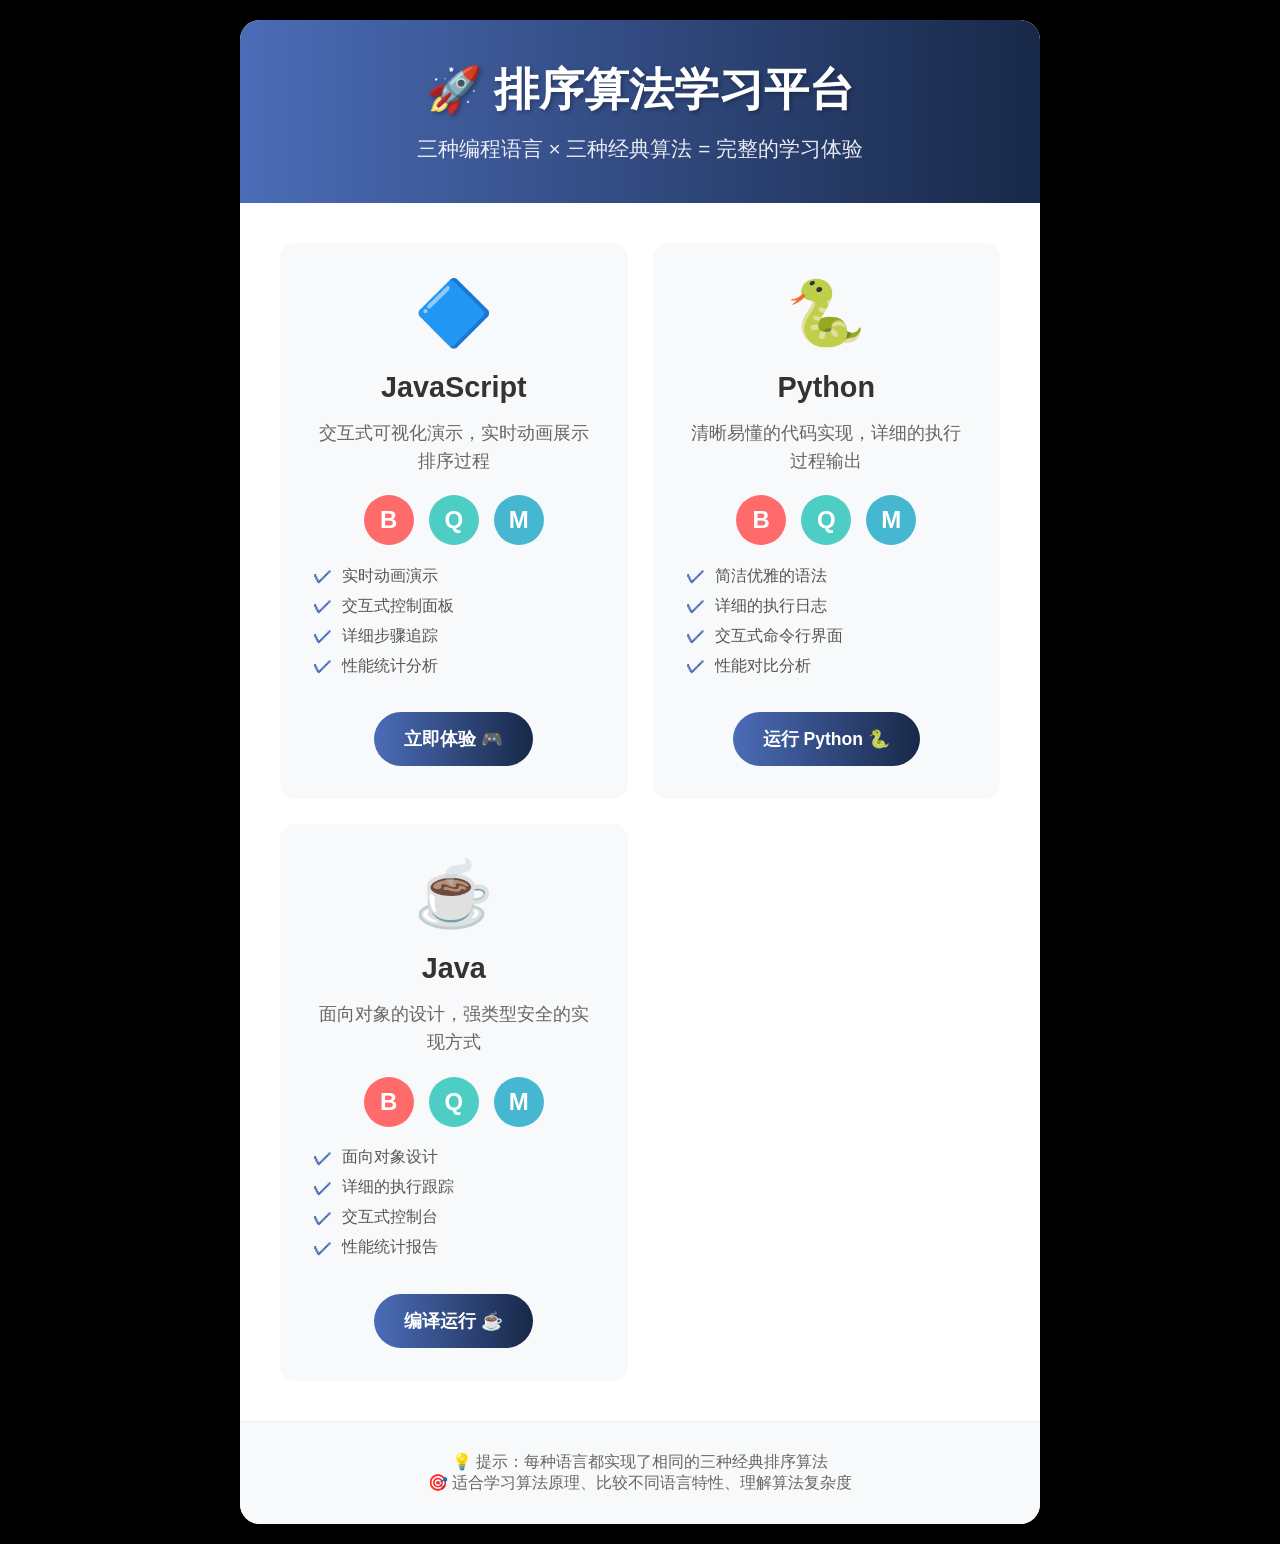
<file: index.html>
<!DOCTYPE html>
<html lang="zh-CN">
<head>
    <meta charset="UTF-8">
    <meta name="viewport" content="width=device-width, initial-scale=1.0">
    <title>多语言排序算法演示平台</title>
    <style>
        * {
            margin: 0;
            padding: 0;
            box-sizing: border-box;
        }

        body {
            font-family: 'Arial', sans-serif;
            background: #000000;
            min-height: 100vh;
            padding: 20px;
            display: flex;
            align-items: center;
            justify-content: center;
        }

        .container {
            max-width: 800px;
            width: 100%;
            background: white;
            border-radius: 20px;
            box-shadow: 0 20px 40px rgba(0,0,0,0.3);
            overflow: hidden;
        }

        .header {
            background: linear-gradient(90deg, #4b6cb7, #182848);
            color: white;
            padding: 40px;
            text-align: center;
        }

        .header h1 {
            font-size: 2.8em;
            margin-bottom: 15px;
            text-shadow: 2px 2px 4px rgba(0,0,0,0.3);
        }

        .header p {
            font-size: 1.3em;
            opacity: 0.9;
        }

        .languages-grid {
            padding: 40px;
            display: grid;
            grid-template-columns: repeat(auto-fit, minmax(250px, 1fr));
            gap: 25px;
        }

        .language-card {
            background: #f8f9fa;
            border-radius: 15px;
            padding: 30px;
            text-align: center;
            transition: all 0.3s ease;
            cursor: pointer;
            border: 3px solid transparent;
            position: relative;
            overflow: hidden;
        }

        .language-card:hover {
            transform: translateY(-10px);
            box-shadow: 0 15px 30px rgba(0,0,0,0.2);
            border-color: #4b6cb7;
            background: linear-gradient(145deg, #ffffff, #f0f2f5);
        }

        .language-icon {
            font-size: 4em;
            margin-bottom: 20px;
            display: block;
        }

        .language-name {
            font-size: 1.8em;
            font-weight: bold;
            color: #333;
            margin-bottom: 15px;
        }

        .language-description {
            color: #666;
            font-size: 1.1em;
            line-height: 1.6;
            margin-bottom: 20px;
        }

        .features-list {
            text-align: left;
            margin: 20px 0;
        }

        .features-list li {
            margin: 8px 0;
            color: #555;
            display: flex;
            align-items: center;
        }

        .features-list li:before {
            content: "✓";
            color: #4b6cb7;
            font-weight: bold;
            margin-right: 10px;
            font-size: 1.2em;
        }

        .btn {
            display: inline-block;
            padding: 15px 30px;
            background: linear-gradient(90deg, #4b6cb7, #182848);
            color: white;
            text-decoration: none;
            border-radius: 50px;
            font-weight: bold;
            font-size: 1.1em;
            transition: all 0.3s ease;
            border: none;
            cursor: pointer;
            margin-top: 15px;
        }

        .btn:hover {
            transform: scale(1.05);
            box-shadow: 0 5px 15px rgba(0,0,0,0.3);
        }

        .footer {
            background: #f8f9fa;
            padding: 30px;
            text-align: center;
            color: #666;
            border-top: 1px solid #eee;
        }

        .algorithm-icons {
            display: flex;
            justify-content: center;
            gap: 15px;
            margin: 20px 0;
            flex-wrap: wrap;
        }

        .algorithm-icon {
            background: #4b6cb7;
            color: white;
            width: 50px;
            height: 50px;
            border-radius: 50%;
            display: flex;
            align-items: center;
            justify-content: center;
            font-size: 1.5em;
            font-weight: bold;
        }

        .bubble-sort { background: #ff6b6b; }
        .quick-sort { background: #4ecdc4; }
        .merge-sort { background: #45b7d1; }

        @media (max-width: 768px) {
            .languages-grid {
                grid-template-columns: 1fr;
                padding: 20px;
            }
            
            .header h1 {
                font-size: 2em;
            }
            
            .header {
                padding: 30px 20px;
            }
        }

        /* 动画效果 */
        @keyframes float {
            0%, 100% { transform: translateY(0px); }
            50% { transform: translateY(-10px); }
        }

        .language-card:hover .language-icon {
            animation: float 2s ease-in-out infinite;
        }
    </style>
</head>
<body>
    <div class="container">
        <div class="header">
            <h1>🚀 排序算法学习平台</h1>
            <p>三种编程语言 × 三种经典算法 = 完整的学习体验</p>
        </div>

        <div class="languages-grid">
            <!-- JavaScript 版本 -->
            <div class="language-card" onclick="window.location.href='sorting_visualizer.html'">
                <span class="language-icon">🔷</span>
                <div class="language-name">JavaScript</div>
                <div class="language-description">
                    交互式可视化演示，实时动画展示排序过程
                </div>
                
                <div class="algorithm-icons">
                    <div class="algorithm-icon bubble-sort" title="冒泡排序">B</div>
                    <div class="algorithm-icon quick-sort" title="快速排序">Q</div>
                    <div class="algorithm-icon merge-sort" title="归并排序">M</div>
                </div>
                
                <ul class="features-list">
                    <li>实时动画演示</li>
                    <li>交互式控制面板</li>
                    <li>详细步骤追踪</li>
                    <li>性能统计分析</li>
                </ul>
                
                <button class="btn">立即体验 🎮</button>
            </div>

            <!-- Python 版本 -->
            <div class="language-card" onclick="showPythonInstructions()">
                <span class="language-icon">🐍</span>
                <div class="language-name">Python</div>
                <div class="language-description">
                    清晰易懂的代码实现，详细的执行过程输出
                </div>
                
                <div class="algorithm-icons">
                    <div class="algorithm-icon bubble-sort" title="冒泡排序">B</div>
                    <div class="algorithm-icon quick-sort" title="快速排序">Q</div>
                    <div class="algorithm-icon merge-sort" title="归并排序">M</div>
                </div>
                
                <ul class="features-list">
                    <li>简洁优雅的语法</li>
                    <li>详细的执行日志</li>
                    <li>交互式命令行界面</li>
                    <li>性能对比分析</li>
                </ul>
                
                <button class="btn">运行 Python 🐍</button>
            </div>

            <!-- Java 版本 -->
            <div class="language-card" onclick="showJavaInstructions()">
                <span class="language-icon">☕</span>
                <div class="language-name">Java</div>
                <div class="language-description">
                    面向对象的设计，强类型安全的实现方式
                </div>
                
                <div class="algorithm-icons">
                    <div class="algorithm-icon bubble-sort" title="冒泡排序">B</div>
                    <div class="algorithm-icon quick-sort" title="快速排序">Q</div>
                    <div class="algorithm-icon merge-sort" title="归并排序">M</div>
                </div>
                
                <ul class="features-list">
                    <li>面向对象设计</li>
                    <li>详细的执行跟踪</li>
                    <li>交互式控制台</li>
                    <li>性能统计报告</li>
                </ul>
                
                <button class="btn">编译运行 ☕</button>
            </div>
        </div>

        <div class="footer">
            <p>💡 提示：每种语言都实现了相同的三种经典排序算法</p>
            <p>🎯 适合学习算法原理、比较不同语言特性、理解算法复杂度</p>
        </div>
    </div>

    <script>
        function showPythonInstructions() {
            const instructions = `
🔧 Python 版本使用说明:

1. 在终端中导航到项目目录:
   cd /Users/tanzeng/Documents/培训代码演示/SortTest

2. 运行 Python 脚本:
   python3 python_sorting_algorithms.py

3. 按照提示进行交互式操作:
   - 选择生成随机数组或手动输入
   - 选择要演示的排序算法
   - 查看详细的执行过程和统计信息

📝 文件说明:
- python_sorting_algorithms.py: 完整的排序算法实现
- 包含详细的注释和执行过程输出
- 支持交互式演示模式
            `;
            
            alert(instructions);
        }

        function showJavaInstructions() {
            const instructions = `
☕ Java 版本使用说明:

1. 在终端中导航到项目目录:
   cd /Users/tanzeng/Documents/培训代码演示/SortTest

2. 编译 Java 文件:
   javac JavaSortingAlgorithms.java

3. 运行编译后的程序:
   java JavaSortingAlgorithms

4. 按照提示进行交互式操作:
   - 选择生成随机数组或手动输入
   - 选择要演示的排序算法
   - 查看详细的执行过程和统计信息

📝 文件说明:
- JavaSortingAlgorithms.java: 完整的排序算法实现
- 面向对象设计，包含统计信息类
- 支持交互式演示模式
            `;
            
            alert(instructions);
        }

        // 添加键盘快捷键
        document.addEventListener('keydown', function(e) {
            if (e.key === '1') {
                window.location.href = 'sorting_visualizer.html';
            } else if (e.key === '2') {
                showPythonInstructions();
            } else if (e.key === '3') {
                showJavaInstructions();
            }
        });

        // 添加加载动画
        document.addEventListener('DOMContentLoaded', function() {
            const cards = document.querySelectorAll('.language-card');
            cards.forEach((card, index) => {
                setTimeout(() => {
                    card.style.opacity = '0';
                    card.style.transform = 'translateY(20px)';
                    card.style.transition = 'all 0.5s ease';
                    
                    setTimeout(() => {
                        card.style.opacity = '1';
                        card.style.transform = 'translateY(0)';
                    }, 100);
                }, index * 200);
            });
        });
    </script>
</body>
</html>
</file>
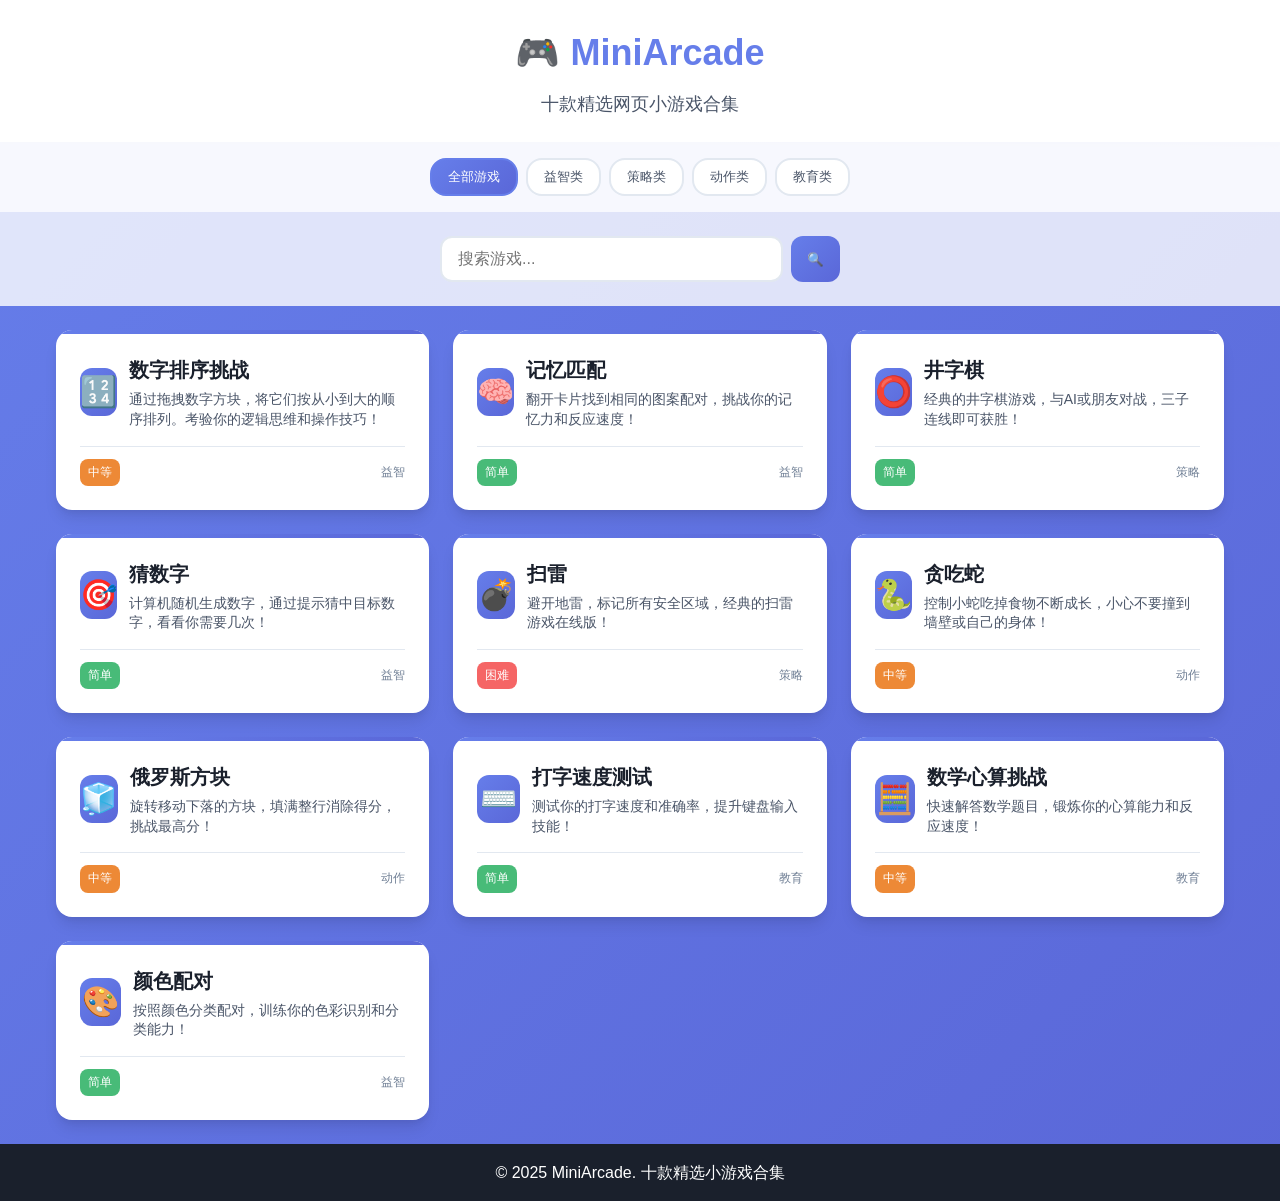
<file: miniarcade/index.html>
<!DOCTYPE html>
<html lang="zh-CN">
<head>
    <meta charset="UTF-8">
    <meta name="viewport" content="width=device-width, initial-scale=1.0">
    <title>MiniArcade - 十款网页小游戏合集</title>
    <meta name="description" content="玩转10款经典小游戏：数字排序、记忆匹配、井字棋、猜数字、扫雷、贪吃蛇、俄罗斯方块、打字测试、数学挑战、颜色配对">
    <link rel="stylesheet" href="css/main.css">
    <link rel="stylesheet" href="css/components.css">
</head>
<body>
    <div class="app-container">
        <!-- 头部导航 -->
        <header class="app-header">
            <div class="header-content">
                <h1 class="app-title">🎮 MiniArcade</h1>
                <p class="app-subtitle">十款精选网页小游戏合集</p>
            </div>
        </header>

        <!-- 游戏分类导航 -->
        <nav class="category-nav" id="categoryNav">
            <button class="category-btn active" data-category="all">全部游戏</button>
            <button class="category-btn" data-category="puzzle">益智类</button>
            <button class="category-btn" data-category="strategy">策略类</button>
            <button class="category-btn" data-category="action">动作类</button>
            <button class="category-btn" data-category="educational">教育类</button>
        </nav>

        <!-- 游戏搜索 -->
        <div class="search-section">
            <div class="search-container">
                <input type="text" id="gameSearch" placeholder="搜索游戏..." class="search-input">
                <button class="search-btn">🔍</button>
            </div>
        </div>

        <!-- 游戏网格 -->
        <main class="games-grid" id="gamesGrid">
            <!-- 游戏卡片将通过JavaScript动态生成 -->
        </main>

        <!-- 游戏详情模态框 -->
        <div class="modal" id="gameModal" style="display: none;">
            <div class="modal-content">
                <div class="modal-header">
                    <h2 id="modalTitle">游戏标题</h2>
                    <button class="modal-close" id="modalClose">×</button>
                </div>
                <div class="modal-body">
                    <div class="game-preview" id="gamePreview">
                        <!-- 游戏预览区域 -->
                    </div>
                    <div class="game-info">
                        <div class="info-item">
                            <span class="label">难度:</span>
                            <span id="modalDifficulty" class="value"></span>
                        </div>
                        <div class="info-item">
                            <span class="label">类别:</span>
                            <span id="modalCategory" class="value"></span>
                        </div>
                        <div class="info-item">
                            <span class="label">描述:</span>
                            <p id="modalDescription" class="description"></p>
                        </div>
                    </div>
                </div>
                <div class="modal-footer">
                    <button class="btn btn-primary" id="playGameBtn">开始游戏</button>
                    <button class="btn btn-secondary" id="closeModalBtn">取消</button>
                </div>
            </div>
        </div>

        <!-- 游戏容器 -->
        <div class="game-container" id="gameContainer" style="display: none;">
            <div class="game-header">
                <button class="back-btn" id="backToGames">← 返回游戏中心</button>
                <h2 id="currentGameTitle">当前游戏</h2>
                <div class="game-controls">
                    <button class="btn btn-small" id="restartGame">重新开始</button>
                    <button class="btn btn-small" id="gameSettings">设置</button>
                </div>
            </div>
            <div class="game-area" id="gameArea">
                <!-- 游戏内容将动态加载 -->
            </div>
        </div>

        <!-- 底部信息 -->
        <footer class="app-footer">
            <p>&copy; 2025 MiniArcade. 十款精选小游戏合集</p>
        </footer>
    </div>

    <!-- JavaScript 模块 -->
    <script type="module" src="js/app.js"></script>
</body>
</html>
</file>
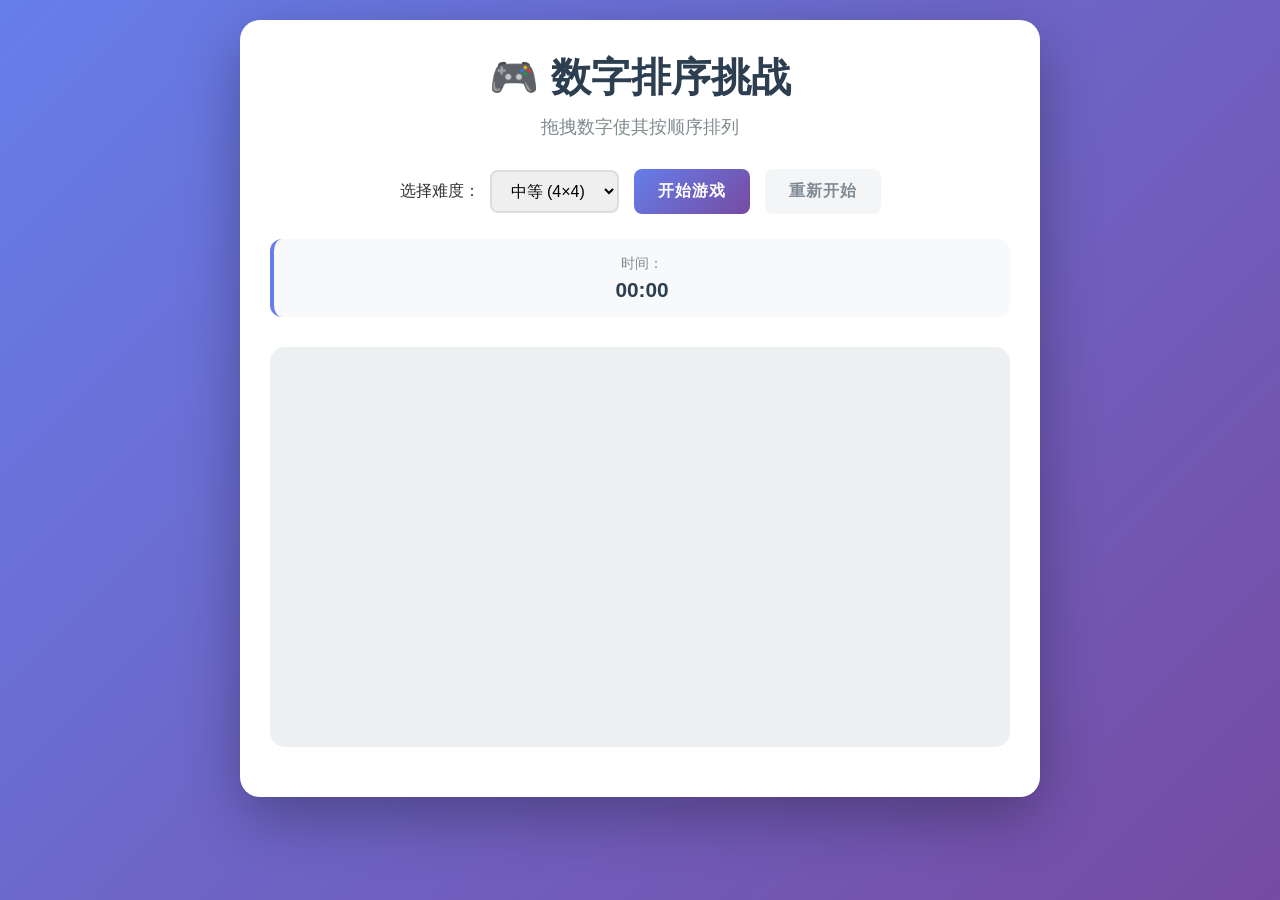
<file: sortgame/index.html>
<!DOCTYPE html>
<html lang="zh-CN">
<head>
    <meta charset="UTF-8">
    <meta name="viewport" content="width=device-width, initial-scale=1.0">
    <title>数字排序挑战 - 手动拖拽排序游戏</title>
    <link rel="stylesheet" href="style.css">
</head>
<body>
    <div class="container">
        <header>
            <h1>🎮 数字排序挑战</h1>
            <p class="subtitle">拖拽数字使其按顺序排列</p>
        </header>

        <div class="game-controls">
            <div class="difficulty-selector">
                <label for="difficulty">选择难度：</label>
                <select id="difficulty">
                    <option value="easy">简单 (3×3)</option>
                    <option value="medium" selected>中等 (4×4)</option>
                    <option value="hard">困难 (5×5)</option>
                </select>
            </div>
            <button id="startBtn" class="btn primary">开始游戏</button>
            <button id="restartBtn" class="btn secondary" disabled>重新开始</button>
        </div>

        <div class="game-info">
            <div class="info-card">
                <span class="label">时间：</span>
                <span id="timer">00:00</span>
            </div>
            
            
        </div>

        <div class="game-board" id="gameBoard">
            <!-- 游戏网格将通过JavaScript动态生成 -->
        </div>

        <div class="result-modal" id="resultModal" style="display: none;">
            <div class="modal-content">
                <h2>🎉 游戏完成！</h2>
                <div class="result-stats">
                    <p>用时：<span id="finalTime">00:00</span></p>
                    <p>步数：<span id="finalMoves">0</span></p>
                    <p>评级：<span id="rating">-</span></p>
                </div>
                <button id="playAgainBtn" class="btn primary">再玩一次</button>
            </div>
        </div>
    </div>

    <script src="game.js"></script>
</body>
</html>
</file>
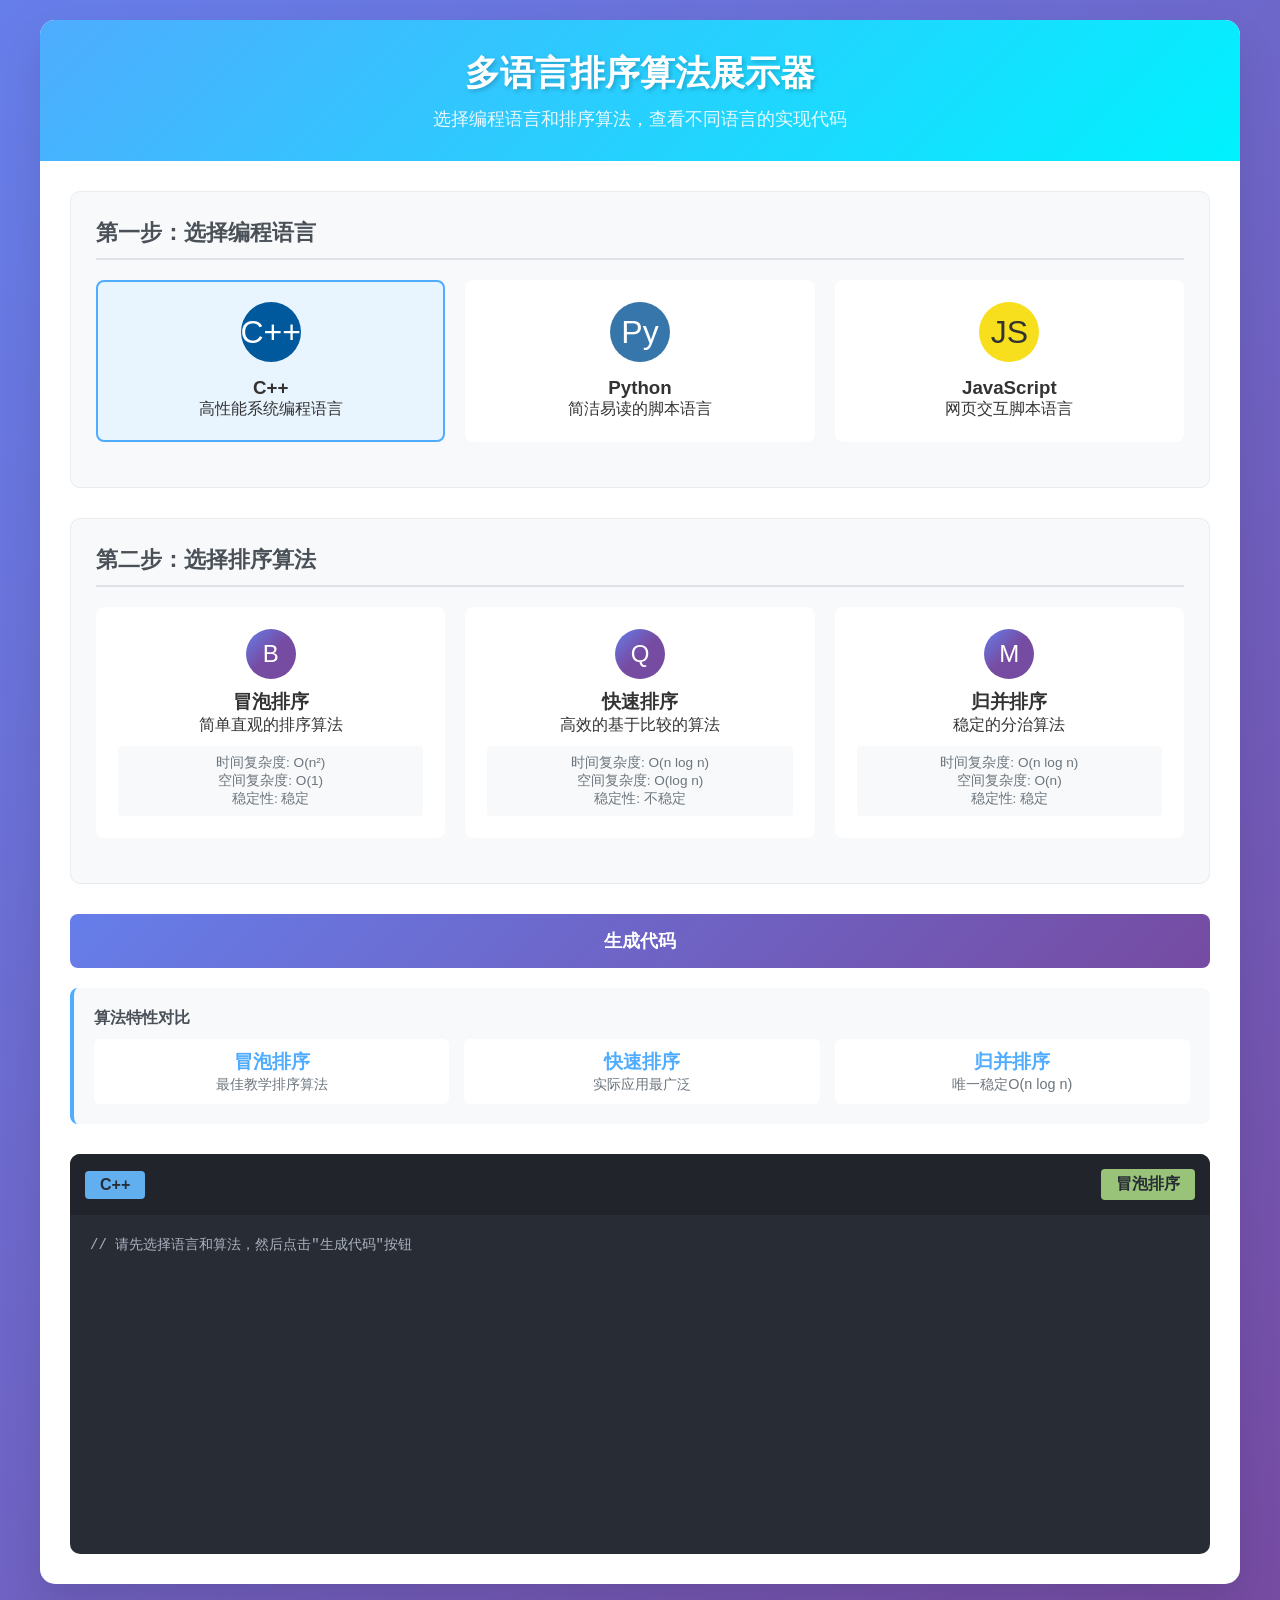
<file: sorting_algorithm_selector.html>
<!DOCTYPE html>
<html lang="zh-CN">
<head>
    <meta charset="UTF-8">
    <meta name="viewport" content="width=device-width, initial-scale=1.0">
    <title>多语言排序算法展示器</title>
    <style>
        * {
            margin: 0;
            padding: 0;
            box-sizing: border-box;
        }
        
        body {
            font-family: 'Microsoft YaHei', Arial, sans-serif;
            background: linear-gradient(135deg, #667eea 0%, #764ba2 100%);
            min-height: 100vh;
            padding: 20px;
            color: #333;
        }
        
        .container {
            max-width: 1200px;
            margin: 0 auto;
            background: white;
            border-radius: 15px;
            box-shadow: 0 20px 40px rgba(0,0,0,0.1);
            overflow: hidden;
        }
        
        .header {
            background: linear-gradient(135deg, #4facfe 0%, #00f2fe 100%);
            color: white;
            padding: 30px;
            text-align: center;
        }
        
        .header h1 {
            font-size: 2.2em;
            margin-bottom: 10px;
            text-shadow: 2px 2px 4px rgba(0,0,0,0.2);
        }
        
        .header p {
            opacity: 0.9;
            font-size: 1.1em;
        }
        
        .content {
            padding: 30px;
        }
        
        .selection-section {
            background: #f8f9fa;
            border-radius: 10px;
            padding: 25px;
            margin-bottom: 30px;
            border: 1px solid #e9ecef;
        }
        
        .section-title {
            color: #495057;
            font-size: 1.4em;
            margin-bottom: 20px;
            padding-bottom: 10px;
            border-bottom: 2px solid #dee2e6;
        }
        
        .selection-grid {
            display: grid;
            grid-template-columns: repeat(3, 1fr);
            gap: 20px;
            margin-bottom: 20px;
        }
        
        @media (max-width: 768px) {
            .selection-grid {
                grid-template-columns: 1fr;
            }
        }
        
        .selection-card {
            background: white;
            border-radius: 8px;
            padding: 20px;
            cursor: pointer;
            transition: all 0.3s ease;
            border: 2px solid transparent;
            text-align: center;
        }
        
        .selection-card:hover {
            transform: translateY(-5px);
            box-shadow: 0 10px 20px rgba(0,0,0,0.1);
            border-color: #4facfe;
        }
        
        .selection-card.active {
            border-color: #4facfe;
            background: #e8f4fe;
        }
        
        .language-icon {
            width: 60px;
            height: 60px;
            margin: 0 auto 15px;
            display: flex;
            align-items: center;
            justify-content: center;
            font-size: 2em;
            border-radius: 50%;
            color: white;
        }
        
        .cpp .language-icon { background: #00599c; }
        .python .language-icon { background: #3776ab; }
        .javascript .language-icon { background: #f7df1e; color: #333; }
        
        .algorithm-icon {
            width: 50px;
            height: 50px;
            margin: 0 auto 10px;
            display: flex;
            align-items: center;
            justify-content: center;
            font-size: 1.5em;
            border-radius: 50%;
            background: linear-gradient(135deg, #667eea 0%, #764ba2 50%);
            color: white;
        }
        
        .algorithm-info {
            margin-top: 10px;
            font-size: 0.85em;
            color: #6c757d;
            background: #f8f9fa;
            padding: 8px;
            border-radius: 4px;
        }
        
        .code-section {
            background: #282c34;
            border-radius: 10px;
            overflow: hidden;
            margin-top: 30px;
            min-height: 400px;
        }
        
        .code-header {
            background: #21252b;
            padding: 15px;
            display: flex;
            justify-content: space-between;
            align-items: center;
        }
        
        .language-tag {
            background: #61afef;
            color: #282c34;
            padding: 5px 15px;
            border-radius: 4px;
            font-weight: bold;
        }
        
        .algorithm-tag {
            background: #98c379;
            color: #282c34;
            padding: 5px 15px;
            border-radius: 4px;
            font-weight: bold;
        }
        
        .code-content {
            padding: 20px;
            overflow-x: auto;
        }
        
        pre {
            margin: 0;
            font-family: 'Consolas', 'Monaco', 'Courier New', monospace;
            font-size: 14px;
            line-height: 1.5;
            color: #abb2bf;
        }
        
        .generate-btn {
            display: block;
            width: 100%;
            padding: 15px;
            background: linear-gradient(135deg, #667eea 0%, #764ba2 100%);
            color: white;
            border: none;
            border-radius: 8px;
            font-size: 1.1em;
            font-weight: bold;
            cursor: pointer;
            transition: all 0.3s ease;
            margin-top: 20px;
        }
        
        .generate-btn:hover {
            transform: translateY(-2px);
            box-shadow: 0 10px 20px rgba(102, 126, 234, 0.3);
        }
        
        .generate-btn:active {
            transform: translateY(0);
        }
        
        .stats {
            background: #f8f9fa;
            padding: 20px;
            border-radius: 8px;
            margin-top: 20px;
            border-left: 4px solid #4facfe;
        }
        
        .stats h4 {
            margin-bottom: 10px;
            color: #495057;
        }
        
        .stats-grid {
            display: grid;
            grid-template-columns: repeat(3, 1fr);
            gap: 15px;
        }
        
        .stat-item {
            background: white;
            padding: 10px;
            border-radius: 6px;
            text-align: center;
        }
        
        .stat-value {
            font-size: 1.2em;
            font-weight: bold;
            color: #4facfe;
        }
        
        .stat-label {
            font-size: 0.9em;
            color: #6c757d;
        }
    </style>
</head>
<body>
    <div class="container">
        <div class="header">
            <h1>多语言排序算法展示器</h1>
            <p>选择编程语言和排序算法，查看不同语言的实现代码</p>
        </div>
        
        <div class="content">
            <div class="selection-section">
                <h2 class="section-title">第一步：选择编程语言</h2>
                <div class="selection-grid">
                    <div class="selection-card cpp" onclick="selectLanguage('cpp')">
                        <div class="language-icon">C++</div>
                        <h3>C++</h3>
                        <p>高性能系统编程语言</p>
                    </div>
                    
                    <div class="selection-card python" onclick="selectLanguage('python')">
                        <div class="language-icon">Py</div>
                        <h3>Python</h3>
                        <p>简洁易读的脚本语言</p>
                    </div>
                    
                    <div class="selection-card javascript" onclick="selectLanguage('javascript')">
                        <div class="language-icon">JS</div>
                        <h3>JavaScript</h3>
                        <p>网页交互脚本语言</p>
                    </div>
                </div>
            </div>
            
            <div class="selection-section">
                <h2 class="section-title">第二步：选择排序算法</h2>
                <div class="selection-grid">
                    <div class="selection-card" onclick="selectAlgorithm('bubble')">
                        <div class="algorithm-icon">B</div>
                        <h3>冒泡排序</h3>
                        <p>简单直观的排序算法</p>
                        <div class="algorithm-info">
                            <div>时间复杂度: O(n²)</div>
                            <div>空间复杂度: O(1)</div>
                            <div>稳定性: 稳定</div>
                        </div>
                    </div>
                    
                    <div class="selection-card" onclick="selectAlgorithm('quick')">
                        <div class="algorithm-icon">Q</div>
                        <h3>快速排序</h3>
                        <p>高效的基于比较的算法</p>
                        <div class="algorithm-info">
                            <div>时间复杂度: O(n log n)</div>
                            <div>空间复杂度: O(log n)</div>
                            <div>稳定性: 不稳定</div>
                        </div>
                    </div>
                    
                    <div class="selection-card" onclick="selectAlgorithm('merge')">
                        <div class="algorithm-icon">M</div>
                        <h3>归并排序</h3>
                        <p>稳定的分治算法</p>
                        <div class="algorithm-info">
                            <div>时间复杂度: O(n log n)</div>
                            <div>空间复杂度: O(n)</div>
                            <div>稳定性: 稳定</div>
                        </div>
                    </div>
                </div>
            </div>
            
            <button class="generate-btn" onclick="generateCode()">
                生成代码
            </button>
            
            <div class="stats">
                <h4>算法特性对比</h4>
                <div class="stats-grid">
                    <div class="stat-item">
                        <div class="stat-value">冒泡排序</div>
                        <div class="stat-label">最佳教学排序算法</div>
                    </div>
                    <div class="stat-item">
                        <div class="stat-value">快速排序</div>
                        <div class="stat-label">实际应用最广泛</div>
                    </div>
                    <div class="stat-item">
                        <div class="stat-value">归并排序</div>
                        <div class="stat-label">唯一稳定O(n log n)</div>
                    </div>
                </div>
            </div>
            
            <div class="code-section">
                <div class="code-header">
                    <span class="language-tag" id="current-language">C++</span>
                    <span class="algorithm-tag" id="current-algorithm">冒泡排序</span>
                </div>
                <div class="code-content">
                    <pre id="code-display">// 请先选择语言和算法，然后点击"生成代码"按钮</pre>
                </div>
            </div>
        </div>
    </div>

    <script>
        let selectedLanguage = 'cpp';
        let selectedAlgorithm = 'bubble';
        
        // C++ 代码定义
        const cppCode = {
            bubble: `template<typename T>
std::vector<T> bubble_sort(const std::vector<T>& arr) {
    std::vector<T> result = arr;  // 创建副本以不修改原数组
    size_t n = result.size();
    
    for (size_t i = 0; i < n; ++i) {
        bool swapped = false;
        for (size_t j = 0; j < n - i - 1; ++j) {
            if (result[j] > result[j + 1]) {
                std::swap(result[j], result[j + 1]);
                swapped = true;
            }
        }
        if (!swapped) break;
    }
    return result;
}`,

            quick: `template<typename T>
std::vector<T> quick_sort(const std::vector<T>& arr) {
    if (arr.size() <= 1) return arr;
    
    std::vector<T> result = arr;
    quick_sort_impl(result, 0, result.size() - 1);
    return result;
}

void quick_sort_impl(std::vector<T>& arr, int low, int high) {
    if (low >= high) return;
    
    int pivot_index = partition(arr, low, high);
    quick_sort_impl(arr, low, pivot_index - 1);
    quick_sort_impl(arr, pivot_index + 1, high);
}

int partition(std::vector<T>& arr, int low, int high) {
    T pivot = arr[high];
    int i = low - 1;
    
    for (int j = low; j < high; ++j) {
        if (arr[j] <= pivot) {
            ++i;
            std::swap(arr[i], arr[j]);
        }
    }
    std::swap(arr[i + 1], arr[high]);
    return i + 1;
}`,

            merge: `template<typename T>
std::vector<T> merge_sort(const std::vector<T>& arr) {
    if (arr.size() <= 1) return arr;
    
    size_t mid = arr.size() / 2;
    std::vector<T> left(arr.begin(), arr.begin() + mid);
    std::vector<T> right(arr.begin() + mid, arr.end());
    
    left = merge_sort(left);
    right = merge_sort(right);
    
    return merge(left, right);
}

std::vector<T> merge(const std::vector<T>& left, const std::vector<T>& right) {
    std::vector<T> result;
    size_t i = 0, j = 0;
    
    while (i < left.size() && j < right.size()) {
        if (left[i] <= right[j]) {
            result.push_back(left[i]);
            ++i;
        } else {
            result.push_back(right[j]);
            ++j;
        }
    }
    
    while (i < left.size()) result.push_back(left[i++]);
    while (j < right.size()) result.push_back(right[j++]);
    
    return result;
}`
        };
        
        // Python 代码定义
        const pythonCode = {
            bubble: `def bubble_sort(arr):
    """冒泡排序算法"""
    arr = arr[:]  # 创建副本以不修改原数组
    n = len(arr)
    
    for i in range(n):
        swapped = False
        for j in range(0, n - i - 1):
            if arr[j] > arr[j + 1]:
                arr[j], arr[j + 1] = arr[j + 1], arr[j]
                swapped = True
        if not swapped:
            break
    
    return arr`,

            quick: `def quick_sort(arr):
    """快速排序算法"""
    if len(arr) <= 1:
        return arr
    
    pivot = arr[-1]
    left = [x for x in arr[:-1] if x <= pivot]
    right = [x for x in arr[:-1] if x > pivot]
    
    return quick_sort(left) + [pivot] + quick_sort(right)`,
            
            merge: `def merge_sort(arr):
    """归并排序算法"""
    if len(arr) <= 1:
        return arr
    
    mid = len(arr) // 2
    left = merge_sort(arr[:mid])
    right = merge_sort(arr[mid:])
    
    return merge(left, right)

def merge(left, right):
    """合并两个有序数组"""
    result = []
    i = j = 0
    
    while i < len(left) and j < len(right):
        if left[i] <= right[j]:
            result.append(left[i])
            i += 1
        else:
            result.append(right[j])
            j += 1
    
    result.extend(left[i:])
    result.extend(right[j:])
    return result`
        };
        
        // JavaScript 代码定义
        const javascriptCode = {
            bubble: `function bubbleSort(arr) {
    // 创建副本以不修改原数组
    const result = [...arr];
    const n = result.length;
    
    for (let i = 0; i < n; i++) {
        let swapped = false;
        for (let j = 0; j < n - i - 1; j++) {
            if (result[j] > result[j + 1]) {
                // 交换元素
                [result[j], result[j + 1]] = [result[j + 1], result[j]];
                swapped = true;
            }
        }
        if (!swapped) break;
    }
    
    return result;
}`,

            quick: `function quickSort(arr) {
    if (arr.length <= 1) return arr;
    
    const pivot = arr[arr.length - 1];
    const left = [];
    const right = [];
    
    for (let i = 0; i < arr.length - 1; i++) {
        if (arr[i] <= pivot) {
            left.push(arr[i]);
        } else {
            right.push(arr[i]);
        }
    }
    
    return [...quickSort(left), pivot, ...quickSort(right)];
}`,
            
            merge: `function mergeSort(arr) {
    if (arr.length <= 1) return arr;
    
    const mid = Math.floor(arr.length / 2);
    const left = mergeSort(arr.slice(0, mid));
    const right = mergeSort(arr.slice(mid));
    
    return merge(left, right);
}

function merge(left, right) {
    const result = [];
    let i = 0, j = 0;
    
    while (i < left.length && j < right.length) {
        if (left[i] <= right[j]) {
            result.push(left[i]);
            i++;
        } else {
            result.push(right[j]);
            j++;
        }
    }
    
    return result.concat(left.slice(i)).concat(right.slice(j));
}`
        };
        
        // 选择语言函数
        function selectLanguage(language) {
            selectedLanguage = language;
            
            // 移除所有卡片的active类
            document.querySelectorAll('.selection-card.cpp, .selection-card.python, .selection-card.javascript')
                .forEach(card => card.classList.remove('active'));
            
            // 添加active类到选中的卡片
            document.querySelector(`.selection-card.${language}`).classList.add('active');
        }
        
        // 选择算法函数
        function selectAlgorithm(algorithm) {
            selectedAlgorithm = algorithm;
            
            // 移除所有卡片的active类
            document.querySelectorAll('.selection-grid:nth-child(2) .selection-card')
                .forEach(card => card.classList.remove('active'));
            
            // 添加active类到选中的卡片
            const cards = document.querySelectorAll('.selection-grid:nth-child(2) .selection-card');
            let index = 0;
            switch(algorithm) {
                case 'bubble': index = 0; break;
                case 'quick': index = 1; break;
                case 'merge': index = 2; break;
            }
            cards[index].classList.add('active');
        }
        
        // 生成代码函数
        function generateCode() {
            let code = '';
            let languageName = '';
            
            // 根据选择的语言和算法获取代码
            switch(selectedLanguage) {
                case 'cpp':
                    code = cppCode[selectedAlgorithm];
                    languageName = 'C++';
                    break;
                case 'python':
                    code = pythonCode[selectedAlgorithm];
                    languageName = 'Python';
                    break;
                case 'javascript':
                    code = javascriptCode[selectedAlgorithm];
                    languageName = 'JavaScript';
                    break;
            }
            
            // 获取算法名称
            let algorithmName = '';
            switch(selectedAlgorithm) {
                case 'bubble': algorithmName = '冒泡排序'; break;
                case 'quick': algorithmName = '快速排序'; break;
                case 'merge': algorithmName = '归并排序'; break;
            }
            
            // 更新显示
            document.getElementById('current-language').textContent = languageName;
            document.getElementById('current-algorithm').textContent = algorithmName;
            document.getElementById('code-display').textContent = code;
            
            // 高亮显示代码（使用简单的语法高亮）
            const codeElement = document.getElementById('code-display');
            let highlightedCode = code;
            
            // C++ 关键字
            if (selectedLanguage === 'cpp') {
                highlightedCode = highlightedCode
                    .replace(/\b(template|typename|class|void|int|size_t|bool)\b/g, '<span class="keyword">$1</span>')
                    .replace(/\b(return|if|else|for|while)\b/g, '<span class="keyword">$1</span>')
                    .replace(/\b(std::vector|std::swap)\b/g, '<span class="class-name">$1</span>');
            }
            // Python 关键字
            else if (selectedLanguage === 'python') {
                highlightedCode = highlightedCode
                    .replace(/\b(def|return|if|elif|else|for|in|range)\b/g, '<span class="keyword">$1</span>')
                    .replace(/\b(True|False|None)\b/g, '<span class="keyword">$1</span>');
            }
            // JavaScript 关键字
            else if (selectedLanguage === 'javascript') {
                highlightedCode = highlightedCode
                    .replace(/\b(function|return|if|else|for|let|const)\b/g, '<span class="keyword">$1</span>')
                    .replace(/\b(Math\.floor|Math\.ceil)\b/g, '<span class="function">$1</span>');
            }
            
            // 字符串和注释高亮（所有语言）
            highlightedCode = highlightedCode
                .replace(/(".*?")/g, '<span class="string">$1</span>')
                .replace(/(#.*?$)/gm, '<span class="comment">$1</span>')
                .replace(/(\/\/.*?$)/gm, '<span class="comment">$1</span>')
                .replace(/(\/\*[\s\S]*?\*\/)/g, '<span class="comment">$1</span>');
            
            codeElement.innerHTML = highlightedCode;
            
            // 添加一些内联样式
            const style = document.createElement('style');
            style.textContent = `
                .keyword { color: #c678dd; font-weight: bold; }
                .class-name { color: #e5c07b; font-weight: bold; }
                .function { color: #61afef; }
                .string { color: #98c379; }
                .comment { color: #5c6370; font-style: italic; }
                .operator { color: #56b6c2; }
                .number { color: #d19a66; }
            `;
            codeElement.parentNode.appendChild(style);
        }
        
        // 初始选择
        document.addEventListener('DOMContentLoaded', () => {
            selectLanguage('cpp');
            selectAlgorithm('bubble');
        });
    </script>
</body>
</html>
</file>
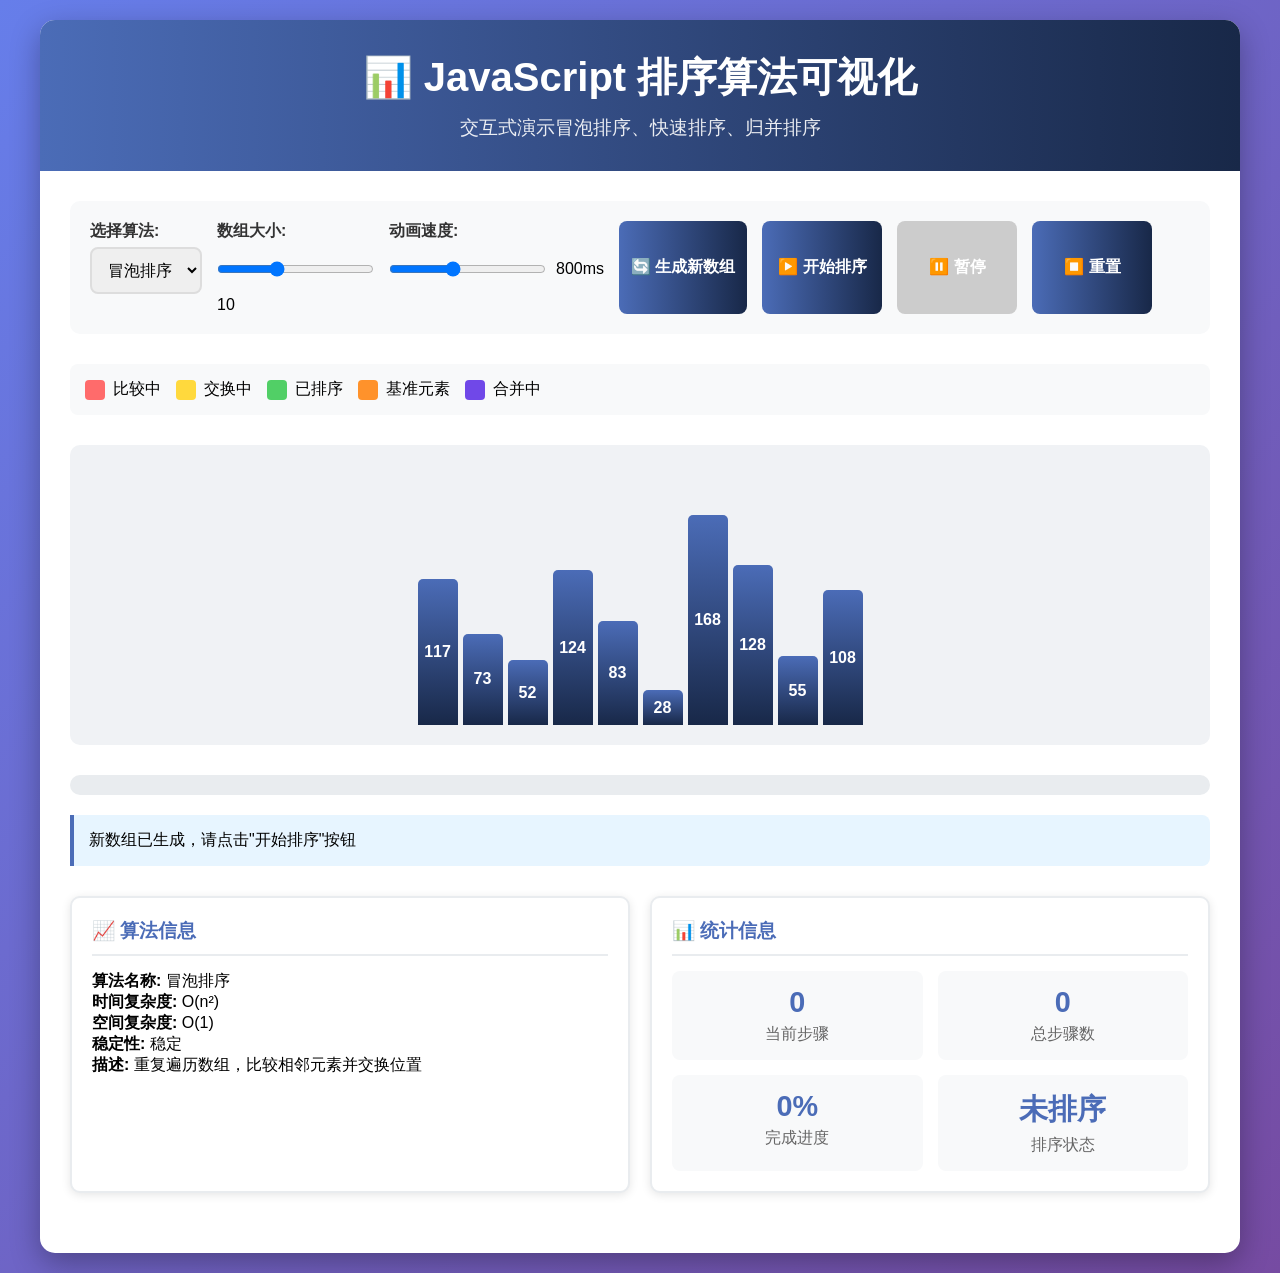
<file: sorting_visualizer.html>
<!DOCTYPE html>
<html lang="zh-CN">
<head>
    <meta charset="UTF-8">
    <meta name="viewport" content="width=device-width, initial-scale=1.0">
    <title>JavaScript 排序算法演示</title>
    <style>
        * {
            margin: 0;
            padding: 0;
            box-sizing: border-box;
        }

        body {
            font-family: 'Arial', sans-serif;
            background: linear-gradient(135deg, #667eea 0%, #764ba2 100%);
            min-height: 100vh;
            padding: 20px;
        }

        .container {
            max-width: 1200px;
            margin: 0 auto;
            background: white;
            border-radius: 15px;
            box-shadow: 0 10px 30px rgba(0,0,0,0.3);
            overflow: hidden;
        }

        .header {
            background: linear-gradient(90deg, #4b6cb7, #182848);
            color: white;
            padding: 30px;
            text-align: center;
        }

        .header h1 {
            font-size: 2.5em;
            margin-bottom: 10px;
        }

        .header p {
            font-size: 1.2em;
            opacity: 0.9;
        }

        .main-content {
            padding: 30px;
        }

        .controls {
            display: flex;
            flex-wrap: wrap;
            gap: 15px;
            margin-bottom: 30px;
            padding: 20px;
            background: #f8f9fa;
            border-radius: 10px;
        }

        .control-group {
            display: flex;
            flex-direction: column;
            gap: 5px;
        }

        label {
            font-weight: bold;
            color: #333;
        }

        select, input, button {
            padding: 12px;
            border: 2px solid #ddd;
            border-radius: 8px;
            font-size: 16px;
            transition: all 0.3s ease;
        }

        button {
            background: linear-gradient(90deg, #4b6cb7, #182848);
            color: white;
            border: none;
            cursor: pointer;
            font-weight: bold;
            min-width: 120px;
        }

        button:hover:not(:disabled) {
            transform: translateY(-2px);
            box-shadow: 0 5px 15px rgba(0,0,0,0.2);
        }

        button:disabled {
            background: #ccc;
            cursor: not-allowed;
            transform: none;
        }

        .visualization-area {
            margin: 30px 0;
        }

        .array-display {
            display: flex;
            justify-content: center;
            align-items: flex-end;
            height: 300px;
            margin: 20px 0;
            padding: 20px;
            background: #f0f2f5;
            border-radius: 10px;
            gap: 5px;
        }

        .bar {
            background: linear-gradient(180deg, #4b6cb7, #182848);
            color: white;
            display: flex;
            align-items: center;
            justify-content: center;
            font-weight: bold;
            border-radius: 5px 5px 0 0;
            transition: all 0.3s ease;
            position: relative;
            min-width: 40px;
        }

        .bar.comparing {
            background: linear-gradient(180deg, #ff6b6b, #ee5a52);
            transform: scale(1.1);
        }

        .bar.swapping {
            background: linear-gradient(180deg, #ffd93d, #ffa726);
            transform: scale(1.15);
        }

        .bar.sorted {
            background: linear-gradient(180deg, #51cf66, #37b24d);
        }

        .bar.pivot {
            background: linear-gradient(180deg, #ff922b, #f76707);
            transform: scale(1.2);
        }

        .bar.merging {
            background: linear-gradient(180deg, #7048e8, #5f3dc4);
        }

        .info-panel {
            display: grid;
            grid-template-columns: repeat(auto-fit, minmax(300px, 1fr));
            gap: 20px;
            margin: 30px 0;
        }

        .info-card {
            background: white;
            border: 2px solid #e9ecef;
            border-radius: 10px;
            padding: 20px;
            box-shadow: 0 2px 10px rgba(0,0,0,0.1);
        }

        .info-card h3 {
            color: #4b6cb7;
            margin-bottom: 15px;
            padding-bottom: 10px;
            border-bottom: 2px solid #e9ecef;
        }

        .stats-grid {
            display: grid;
            grid-template-columns: 1fr 1fr;
            gap: 15px;
        }

        .stat-item {
            background: #f8f9fa;
            padding: 15px;
            border-radius: 8px;
            text-align: center;
        }

        .stat-value {
            font-size: 1.8em;
            font-weight: bold;
            color: #4b6cb7;
        }

        .stat-label {
            color: #666;
            margin-top: 5px;
        }

        .progress-container {
            width: 100%;
            height: 20px;
            background: #e9ecef;
            border-radius: 10px;
            overflow: hidden;
            margin: 15px 0;
        }

        .progress-bar {
            height: 100%;
            background: linear-gradient(90deg, #4b6cb7, #182848);
            border-radius: 10px;
            transition: width 0.3s ease;
            width: 0%;
        }

        .message-box {
            background: #e7f5ff;
            border-left: 4px solid #4b6cb7;
            padding: 15px;
            margin: 20px 0;
            border-radius: 0 8px 8px 0;
        }

        .speed-control {
            display: flex;
            align-items: center;
            gap: 10px;
        }

        .legend {
            display: flex;
            flex-wrap: wrap;
            gap: 15px;
            margin: 20px 0;
            padding: 15px;
            background: #f8f9fa;
            border-radius: 8px;
        }

        .legend-item {
            display: flex;
            align-items: center;
            gap: 8px;
        }

        .legend-color {
            width: 20px;
            height: 20px;
            border-radius: 4px;
        }

        .comparing-color { background: #ff6b6b; }
        .swapping-color { background: #ffd93d; }
        .sorted-color { background: #51cf66; }
        .pivot-color { background: #ff922b; }
        .merging-color { background: #7048e8; }

        @media (max-width: 768px) {
            .controls {
                flex-direction: column;
            }
            
            .array-display {
                height: 200px;
                gap: 2px;
            }
            
            .bar {
                min-width: 25px;
                font-size: 12px;
            }
        }
    </style>
</head>
<body>
    <div class="container">
        <div class="header">
            <h1>📊 JavaScript 排序算法可视化</h1>
            <p>交互式演示冒泡排序、快速排序、归并排序</p>
        </div>

        <div class="main-content">
            <div class="controls">
                <div class="control-group">
                    <label for="algorithm">选择算法:</label>
                    <select id="algorithm">
                        <option value="bubble">冒泡排序</option>
                        <option value="quick">快速排序</option>
                        <option value="merge">归并排序</option>
                    </select>
                </div>

                <div class="control-group">
                    <label for="arraySize">数组大小:</label>
                    <input type="range" id="arraySize" min="5" max="20" value="10">
                    <span id="sizeValue">10</span>
                </div>

                <div class="control-group">
                    <label for="speed">动画速度:</label>
                    <div class="speed-control">
                        <input type="range" id="speed" min="100" max="2000" value="800" step="100">
                        <span id="speedValue">800ms</span>
                    </div>
                </div>

                <button id="generateBtn">🔄 生成新数组</button>
                <button id="startBtn">▶️ 开始排序</button>
                <button id="pauseBtn" disabled>⏸️ 暂停</button>
                <button id="resetBtn">⏹️ 重置</button>
            </div>

            <div class="legend">
                <div class="legend-item">
                    <div class="legend-color comparing-color"></div>
                    <span>比较中</span>
                </div>
                <div class="legend-item">
                    <div class="legend-color swapping-color"></div>
                    <span>交换中</span>
                </div>
                <div class="legend-item">
                    <div class="legend-color sorted-color"></div>
                    <span>已排序</span>
                </div>
                <div class="legend-item">
                    <div class="legend-color pivot-color"></div>
                    <span>基准元素</span>
                </div>
                <div class="legend-item">
                    <div class="legend-color merging-color"></div>
                    <span>合并中</span>
                </div>
            </div>

            <div class="visualization-area">
                <div class="array-display" id="arrayDisplay">
                    <!-- 数组元素将在这里动态生成 -->
                </div>
            </div>

            <div class="progress-container">
                <div class="progress-bar" id="progressBar"></div>
            </div>

            <div class="message-box" id="messageBox">
                请选择算法并点击"开始排序"按钮开始演示
            </div>

            <div class="info-panel">
                <div class="info-card">
                    <h3>📈 算法信息</h3>
                    <div id="algorithmInfo">
                        <p><strong>算法名称:</strong> <span id="algoName">-</span></p>
                        <p><strong>时间复杂度:</strong> <span id="timeComplexity">-</span></p>
                        <p><strong>空间复杂度:</strong> <span id="spaceComplexity">-</span></p>
                        <p><strong>稳定性:</strong> <span id="stability">-</span></p>
                        <p><strong>描述:</strong> <span id="description">-</span></p>
                    </div>
                </div>

                <div class="info-card">
                    <h3>📊 统计信息</h3>
                    <div class="stats-grid">
                        <div class="stat-item">
                            <div class="stat-value" id="currentStep">0</div>
                            <div class="stat-label">当前步骤</div>
                        </div>
                        <div class="stat-item">
                            <div class="stat-value" id="totalSteps">0</div>
                            <div class="stat-label">总步骤数</div>
                        </div>
                        <div class="stat-item">
                            <div class="stat-value" id="progressPercent">0%</div>
                            <div class="stat-label">完成进度</div>
                        </div>
                        <div class="stat-item">
                            <div class="stat-value" id="arrayStatus">未开始</div>
                            <div class="stat-label">排序状态</div>
                        </div>
                    </div>
                </div>
            </div>
        </div>
    </div>

    <script src="javascript_sorting_demo.js"></script>
    <script>
        class SortingVisualizer {
            constructor() {
                this.demo = new SortingDemo();
                this.currentAlgorithm = 'bubble';
                this.animationSpeed = 800;
                this.isRunning = false;
                
                this.initializeElements();
                this.bindEvents();
                this.generateNewArray();
                this.updateAlgorithmInfo();
            }

            initializeElements() {
                // 控制元素
                this.algorithmSelect = document.getElementById('algorithm');
                this.arraySizeSlider = document.getElementById('arraySize');
                this.sizeValue = document.getElementById('sizeValue');
                this.speedSlider = document.getElementById('speed');
                this.speedValue = document.getElementById('speedValue');
                this.generateBtn = document.getElementById('generateBtn');
                this.startBtn = document.getElementById('startBtn');
                this.pauseBtn = document.getElementById('pauseBtn');
                this.resetBtn = document.getElementById('resetBtn');
                
                // 显示元素
                this.arrayDisplay = document.getElementById('arrayDisplay');
                this.progressBar = document.getElementById('progressBar');
                this.messageBox = document.getElementById('messageBox');
                
                // 信息面板元素
                this.algoName = document.getElementById('algoName');
                this.timeComplexity = document.getElementById('timeComplexity');
                this.spaceComplexity = document.getElementById('spaceComplexity');
                this.stability = document.getElementById('stability');
                this.description = document.getElementById('description');
                this.currentStep = document.getElementById('currentStep');
                this.totalSteps = document.getElementById('totalSteps');
                this.progressPercent = document.getElementById('progressPercent');
                this.arrayStatus = document.getElementById('arrayStatus');
            }

            bindEvents() {
                this.algorithmSelect.addEventListener('change', (e) => {
                    this.currentAlgorithm = e.target.value;
                    this.updateAlgorithmInfo();
                    this.resetVisualization();
                });

                this.arraySizeSlider.addEventListener('input', (e) => {
                    this.sizeValue.textContent = e.target.value;
                });

                this.arraySizeSlider.addEventListener('change', () => {
                    this.generateNewArray();
                });

                this.speedSlider.addEventListener('input', (e) => {
                    this.animationSpeed = parseInt(e.target.value);
                    this.speedValue.textContent = this.animationSpeed + 'ms';
                });

                this.generateBtn.addEventListener('click', () => {
                    this.generateNewArray();
                });

                this.startBtn.addEventListener('click', () => {
                    this.startSorting();
                });

                this.pauseBtn.addEventListener('click', () => {
                    this.pauseSorting();
                });

                this.resetBtn.addEventListener('click', () => {
                    this.resetVisualization();
                });

                // 键盘快捷键
                document.addEventListener('keydown', (e) => {
                    if (e.code === 'Space') {
                        e.preventDefault();
                        if (this.isRunning) {
                            this.pauseSorting();
                        } else {
                            this.startSorting();
                        }
                    } else if (e.code === 'ArrowRight') {
                        e.preventDefault();
                        if (!this.isRunning && this.demo.currentStep < this.demo.steps.length - 1) {
                            this.demo.nextStep();
                        }
                    } else if (e.code === 'ArrowLeft') {
                        e.preventDefault();
                        if (!this.isRunning && this.demo.currentStep > 0) {
                            this.demo.prevStep();
                        }
                    }
                });
            }

            generateNewArray() {
                const size = parseInt(this.arraySizeSlider.value);
                this.demo.generateRandomArray(size, 10, 200);
                this.renderArray();
                this.updateStats();
                this.showMessage('新数组已生成，请点击"开始排序"按钮');
                this.arrayStatus.textContent = '未排序';
            }

            startSorting() {
                if (this.isRunning) return;

                this.isRunning = true;
                this.startBtn.disabled = true;
                this.pauseBtn.disabled = false;
                this.generateBtn.disabled = true;
                this.resetBtn.disabled = true;

                let result;
                switch(this.currentAlgorithm) {
                    case 'bubble':
                        result = this.demo.bubbleSort();
                        break;
                    case 'quick':
                        result = this.demo.quickSort();
                        break;
                    case 'merge':
                        result = this.demo.mergeSort();
                        break;
                }

                this.demo.onStepUpdate = (step, current, total) => {
                    this.updateVisualization(step, current, total);
                };

                this.demo.onAnimationComplete = () => {
                    this.onSortingComplete();
                };

                this.demo.playAnimation(result.steps, this.animationSpeed);
                this.showMessage(`开始执行${this.getAlgorithmName()}...`);
                this.arrayStatus.textContent = '排序中';
            }

            pauseSorting() {
                this.demo.pauseAnimation();
                this.isRunning = false;
                this.startBtn.disabled = false;
                this.pauseBtn.disabled = true;
                this.generateBtn.disabled = false;
                this.resetBtn.disabled = false;
                this.showMessage('排序已暂停');
            }

            resetVisualization() {
                this.demo.pauseAnimation();
                this.demo.resetArray();
                this.isRunning = false;
                this.startBtn.disabled = false;
                this.pauseBtn.disabled = true;
                this.generateBtn.disabled = false;
                this.resetBtn.disabled = false;
                this.renderArray();
                this.updateStats();
                this.progressBar.style.width = '0%';
                this.showMessage('已重置到初始状态');
                this.arrayStatus.textContent = '未排序';
            }

            updateVisualization(step, current, total) {
                this.renderArray(step);
                this.updateProgress(current, total);
                this.updateStats(current, total);
                this.showMessage(step.message);
            }

            renderArray(step = null) {
                const array = step ? step.array : this.demo.array;
                const comparing = step ? step.comparing || [] : [];
                const swapping = step ? step.swapping || [] : [];
                const sorted = step ? step.sorted || [] : [];
                const pivot = step ? step.pivot || [] : [];
                const merging = step ? step.merging || [] : [];

                this.arrayDisplay.innerHTML = '';
                
                array.forEach((value, index) => {
                    const bar = document.createElement('div');
                    bar.className = 'bar';
                    bar.textContent = value;
                    bar.style.height = `${(value / 200) * 250}px`;
                    
                    if (comparing.includes(index)) {
                        bar.classList.add('comparing');
                    }
                    if (swapping.includes(index)) {
                        bar.classList.add('swapping');
                    }
                    if (sorted.includes(index)) {
                        bar.classList.add('sorted');
                    }
                    if (pivot.includes(index)) {
                        bar.classList.add('pivot');
                    }
                    if (merging.includes(index)) {
                        bar.classList.add('merging');
                    }
                    
                    this.arrayDisplay.appendChild(bar);
                });
            }

            updateProgress(current, total) {
                const percent = total > 0 ? Math.round((current / total) * 100) : 0;
                this.progressBar.style.width = percent + '%';
                this.progressPercent.textContent = percent + '%';
            }

            updateStats(current = 0, total = 0) {
                this.currentStep.textContent = current;
                this.totalSteps.textContent = total;
            }

            updateAlgorithmInfo() {
                const info = this.demo.getAlgorithmInfo()[this.currentAlgorithm];
                this.algoName.textContent = info.name;
                this.timeComplexity.textContent = info.timeComplexity;
                this.spaceComplexity.textContent = info.spaceComplexity;
                this.stability.textContent = info.stability;
                this.description.textContent = info.description;
            }

            showMessage(message) {
                this.messageBox.textContent = message;
            }

            getAlgorithmName() {
                const names = {
                    'bubble': '冒泡排序',
                    'quick': '快速排序',
                    'merge': '归并排序'
                };
                return names[this.currentAlgorithm];
            }

            onSortingComplete() {
                this.isRunning = false;
                this.startBtn.disabled = false;
                this.pauseBtn.disabled = true;
                this.generateBtn.disabled = false;
                this.resetBtn.disabled = false;
                this.arrayStatus.textContent = '已完成';
                this.showMessage(`${this.getAlgorithmName()}执行完成！🎉`);
            }
        }

        // 初始化应用
        document.addEventListener('DOMContentLoaded', () => {
            new SortingVisualizer();
        });
    </script>
</body>
</html>
</file>
<file: miniarcade/css/main.css>
/* MiniArcade - 主样式文件 */
/* 使用CSS变量系统管理主题 */

:root {
    /* 主色调 */
    --color-primary: #667eea;
    --color-primary-light: #8c9ef0;
    --color-primary-dark: #5a67d8;
    
    /* 辅助色 */
    --color-secondary: #ed64a6;
    --color-success: #48bb78;
    --color-warning: #ed8936;
    --color-danger: #f56565;
    
    /* 中性色 */
    --color-white: #ffffff;
    --color-gray-50: #f7fafc;
    --color-gray-100: #edf2f7;
    --color-gray-200: #e2e8f0;
    --color-gray-300: #cbd5e0;
    --color-gray-400: #a0aec0;
    --color-gray-500: #718096;
    --color-gray-600: #4a5568;
    --color-gray-700: #2d3748;
    --color-gray-800: #1a202c;
    --color-gray-900: #171923;
    
    /* 渐变背景 */
    --gradient-primary: linear-gradient(135deg, var(--color-primary) 0%, var(--color-primary-dark) 100%);
    --gradient-secondary: linear-gradient(135deg, var(--color-secondary) 0%, #c53030 100%);
    --gradient-success: linear-gradient(135deg, var(--color-success) 0%, #38a169 100%);
    
    /* 字体 */
    --font-family: 'Segoe UI', 'PingFang SC', 'Microsoft YaHei', sans-serif;
    --font-size-xs: 0.75rem;
    --font-size-sm: 0.875rem;
    --font-size-base: 1rem;
    --font-size-lg: 1.125rem;
    --font-size-xl: 1.25rem;
    --font-size-2xl: 1.5rem;
    --font-size-3xl: 1.875rem;
    --font-size-4xl: 2.25rem;
    
    /* 边框圆角 */
    --border-radius-sm: 0.25rem;
    --border-radius: 0.5rem;
    --border-radius-lg: 0.75rem;
    --border-radius-xl: 1rem;
    --border-radius-2xl: 1.5rem;
    
    /* 阴影 */
    --shadow-sm: 0 1px 2px 0 rgba(0, 0, 0, 0.05);
    --shadow: 0 1px 3px 0 rgba(0, 0, 0, 0.1), 0 1px 2px 0 rgba(0, 0, 0, 0.06);
    --shadow-md: 0 4px 6px -1px rgba(0, 0, 0, 0.1), 0 2px 4px -1px rgba(0, 0, 0, 0.06);
    --shadow-lg: 0 10px 15px -3px rgba(0, 0, 0, 0.1), 0 4px 6px -2px rgba(0, 0, 0, 0.05);
    --shadow-xl: 0 20px 25px -5px rgba(0, 0, 0, 0.1), 0 10px 10px -5px rgba(0, 0, 0, 0.04);
    
    /* 间距 */
    --space-1: 0.25rem;
    --space-2: 0.5rem;
    --space-3: 0.75rem;
    --space-4: 1rem;
    --space-5: 1.25rem;
    --space-6: 1.5rem;
    --space-8: 2rem;
    --space-10: 2.5rem;
    --space-12: 3rem;
    --space-16: 4rem;
    --space-20: 5rem;
    
    /* 过渡动画 */
    --transition-fast: 0.15s ease;
    --transition-normal: 0.3s ease;
    --transition-slow: 0.5s ease;
}

/* 基础重置 */
* {
    margin: 0;
    padding: 0;
    box-sizing: border-box;
}

html {
    font-family: var(--font-family);
    line-height: 1.6;
    scroll-behavior: smooth;
}

body {
    background: var(--gradient-primary);
    min-height: 100vh;
    color: var(--color-gray-800);
    font-size: var(--font-size-base);
}

/* 应用容器 */
.app-container {
    min-height: 100vh;
    display: flex;
    flex-direction: column;
}

/* 头部样式 */
.app-header {
    background: var(--color-white);
    padding: var(--space-6) var(--space-4);
    box-shadow: var(--shadow-md);
    text-align: center;
}

.app-title {
    font-size: var(--font-size-4xl);
    font-weight: 700;
    color: var(--color-primary);
    margin-bottom: var(--space-2);
}

.app-subtitle {
    font-size: var(--font-size-lg);
    color: var(--color-gray-600);
    font-weight: 400;
}

/* 分类导航 */
.category-nav {
    display: flex;
    justify-content: center;
    padding: var(--space-4);
    background: rgba(255, 255, 255, 0.95);
    backdrop-filter: blur(10px);
    gap: var(--space-2);
    flex-wrap: wrap;
}

.category-btn {
    padding: var(--space-2) var(--space-4);
    border: 2px solid var(--color-gray-200);
    border-radius: var(--border-radius-xl);
    background: var(--color-white);
    color: var(--color-gray-600);
    font-weight: 500;
    cursor: pointer;
    transition: all var(--transition-normal);
    white-space: nowrap;
}

.category-btn:hover {
    border-color: var(--color-primary-light);
    color: var(--color-primary);
}

.category-btn.active {
    background: var(--gradient-primary);
    border-color: var(--color-primary);
    color: var(--color-white);
}

/* 搜索区域 */
.search-section {
    padding: var(--space-6) var(--space-4);
    background: rgba(255, 255, 255, 0.8);
}

.search-container {
    max-width: 400px;
    margin: 0 auto;
    display: flex;
    gap: var(--space-2);
}

.search-input {
    flex: 1;
    padding: var(--space-3) var(--space-4);
    border: 2px solid var(--color-gray-200);
    border-radius: var(--border-radius-lg);
    font-size: var(--font-size-base);
    transition: border-color var(--transition-fast);
}

.search-input:focus {
    outline: none;
    border-color: var(--color-primary);
    box-shadow: 0 0 0 3px rgba(102, 126, 234, 0.1);
}

.search-btn {
    padding: var(--space-3) var(--space-4);
    background: var(--gradient-primary);
    border: none;
    border-radius: var(--border-radius-lg);
    color: var(--color-white);
    cursor: pointer;
    transition: transform var(--transition-fast);
}

.search-btn:hover {
    transform: translateY(-1px);
}

/* 游戏网格 */
.games-grid {
    flex: 1;
    padding: var(--space-6) var(--space-4);
    display: grid;
    grid-template-columns: repeat(auto-fill, minmax(300px, 1fr));
    gap: var(--space-6);
    max-width: 1200px;
    margin: 0 auto;
    width: 100%;
}

/* 底部样式 */
.app-footer {
    background: var(--color-gray-800);
    color: var(--color-white);
    text-align: center;
    padding: var(--space-4);
    margin-top: auto;
}

/* 响应式设计 */
@media (max-width: 768px) {
    .app-title {
        font-size: var(--font-size-3xl);
    }
    
    .app-subtitle {
        font-size: var(--font-size-base);
    }
    
    .category-nav {
        gap: var(--space-1);
    }
    
    .category-btn {
        padding: var(--space-1) var(--space-2);
        font-size: var(--font-size-sm);
    }
    
    .games-grid {
        grid-template-columns: 1fr;
        gap: var(--space-4);
        padding: var(--space-4);
    }
    
    .search-container {
        flex-direction: column;
    }
}

@media (max-width: 480px) {
    .app-header {
        padding: var(--space-4) var(--space-2);
    }
    
    .app-title {
        font-size: var(--font-size-2xl);
    }
    
    .games-grid {
        padding: var(--space-3) var(--space-2);
    }
}
</file>
<file: miniarcade/css/components.css>
/* MiniArcade - 组件样式文件 */
/* 使用BEM命名规范 */

/* 游戏卡片组件 */
.game-card {
    background: var(--color-white);
    border-radius: var(--border-radius-xl);
    padding: var(--space-6);
    box-shadow: var(--shadow-lg);
    transition: all var(--transition-normal);
    cursor: pointer;
    position: relative;
    overflow: hidden;
}

.game-card::before {
    content: '';
    position: absolute;
    top: 0;
    left: 0;
    right: 0;
    height: 4px;
    background: var(--gradient-primary);
}

.game-card:hover {
    transform: translateY(-4px);
    box-shadow: var(--shadow-xl);
}

.game-card__header {
    display: flex;
    align-items: center;
    margin-bottom: var(--space-4);
    gap: var(--space-3);
}

.game-card__icon {
    font-size: var(--font-size-3xl);
    width: 48px;
    height: 48px;
    display: flex;
    align-items: center;
    justify-content: center;
    background: var(--gradient-primary);
    border-radius: var(--border-radius-lg);
    color: var(--color-white);
}

.game-card__title {
    font-size: var(--font-size-xl);
    font-weight: 600;
    color: var(--color-gray-800);
    margin-bottom: var(--space-1);
}

.game-card__description {
    color: var(--color-gray-600);
    font-size: var(--font-size-sm);
    line-height: 1.4;
}

.game-card__meta {
    display: flex;
    justify-content: space-between;
    align-items: center;
    margin-top: var(--space-4);
    padding-top: var(--space-3);
    border-top: 1px solid var(--color-gray-200);
}

.game-card__difficulty {
    font-size: var(--font-size-xs);
    font-weight: 500;
    padding: var(--space-1) var(--space-2);
    border-radius: var(--border-radius);
    background: var(--color-gray-100);
}

.game-card__difficulty--easy {
    background: var(--color-success);
    color: var(--color-white);
}

.game-card__difficulty--medium {
    background: var(--color-warning);
    color: var(--color-white);
}

.game-card__difficulty--hard {
    background: var(--color-danger);
    color: var(--color-white);
}

.game-card__category {
    font-size: var(--font-size-xs);
    color: var(--color-gray-500);
}

/* 按钮组件 */
.btn {
    display: inline-flex;
    align-items: center;
    justify-content: center;
    padding: var(--space-3) var(--space-6);
    border: none;
    border-radius: var(--border-radius-lg);
    font-size: var(--font-size-base);
    font-weight: 600;
    cursor: pointer;
    transition: all var(--transition-normal);
    text-decoration: none;
    white-space: nowrap;
    gap: var(--space-2);
}

.btn:disabled {
    opacity: 0.6;
    cursor: not-allowed;
    transform: none !important;
}

.btn:hover:not(:disabled) {
    transform: translateY(-1px);
}

.btn-primary {
    background: var(--gradient-primary);
    color: var(--color-white);
}

.btn-primary:hover:not(:disabled) {
    box-shadow: var(--shadow-md);
}

.btn-secondary {
    background: var(--color-gray-100);
    color: var(--color-gray-700);
    border: 1px solid var(--color-gray-200);
}

.btn-secondary:hover:not(:disabled) {
    background: var(--color-gray-200);
    box-shadow: var(--shadow-sm);
}

.btn-small {
    padding: var(--space-2) var(--space-4);
    font-size: var(--font-size-sm);
}

/* 模态框组件 */
.modal {
    position: fixed;
    top: 0;
    left: 0;
    width: 100%;
    height: 100%;
    background: rgba(0, 0, 0, 0.7);
    display: flex;
    justify-content: center;
    align-items: center;
    z-index: 1000;
    backdrop-filter: blur(4px);
}

.modal-content {
    background: var(--color-white);
    border-radius: var(--border-radius-2xl);
    width: 90%;
    max-width: 500px;
    max-height: 90vh;
    overflow: hidden;
    box-shadow: var(--shadow-xl);
    animation: modalSlideIn 0.3s ease;
}

@keyframes modalSlideIn {
    from {
        opacity: 0;
        transform: translateY(-20px) scale(0.95);
    }
    to {
        opacity: 1;
        transform: translateY(0) scale(1);
    }
}

.modal-header {
    display: flex;
    justify-content: space-between;
    align-items: center;
    padding: var(--space-6);
    border-bottom: 1px solid var(--color-gray-200);
}

.modal-title {
    font-size: var(--font-size-2xl);
    font-weight: 600;
    color: var(--color-gray-800);
}

.modal-close {
    background: none;
    border: none;
    font-size: var(--font-size-2xl);
    color: var(--color-gray-400);
    cursor: pointer;
    width: 32px;
    height: 32px;
    border-radius: var(--border-radius);
    display: flex;
    align-items: center;
    justify-content: center;
    transition: all var(--transition-fast);
}

.modal-close:hover {
    background: var(--color-gray-100);
    color: var(--color-gray-600);
}

.modal-body {
    padding: var(--space-6);
    max-height: 60vh;
    overflow-y: auto;
}

.modal-footer {
    padding: var(--space-6);
    border-top: 1px solid var(--color-gray-200);
    display: flex;
    gap: var(--space-3);
    justify-content: flex-end;
}

/* 游戏容器 */
.game-container {
    background: var(--color-white);
    min-height: 100vh;
}

.game-header {
    display: flex;
    justify-content: space-between;
    align-items: center;
    padding: var(--space-4);
    background: var(--color-gray-50);
    border-bottom: 1px solid var(--color-gray-200);
    position: sticky;
    top: 0;
    z-index: 100;
}

.back-btn {
    background: none;
    border: none;
    color: var(--color-primary);
    font-size: var(--font-size-base);
    cursor: pointer;
    display: flex;
    align-items: center;
    gap: var(--space-2);
    padding: var(--space-2);
    border-radius: var(--border-radius);
    transition: background var(--transition-fast);
}

.back-btn:hover {
    background: var(--color-gray-100);
}

.game-controls {
    display: flex;
    gap: var(--space-2);
}

.game-area {
    padding: var(--space-6);
    min-height: calc(100vh - 80px);
    display: flex;
    justify-content: center;
    align-items: center;
}

/* 游戏预览 */
.game-preview {
    background: var(--color-gray-100);
    border-radius: var(--border-radius-lg);
    padding: var(--space-8);
    margin-bottom: var(--space-6);
    display: flex;
    justify-content: center;
    align-items: center;
    min-height: 200px;
}

.game-preview__placeholder {
    font-size: var(--font-size-4xl);
    color: var(--color-gray-400);
}

/* 信息显示 */
.info-item {
    display: flex;
    align-items: flex-start;
    margin-bottom: var(--space-4);
    gap: var(--space-3);
}

.info-item .label {
    font-weight: 600;
    color: var(--color-gray-700);
    min-width: 60px;
}

.info-item .value {
    color: var(--color-gray-600);
}

.info-item .description {
    color: var(--color-gray-600);
    line-height: 1.5;
    margin: 0;
}

/* 响应式调整 */
@media (max-width: 768px) {
    .modal-content {
        width: 95%;
        margin: var(--space-4);
    }
    
    .modal-header,
    .modal-body,
    .modal-footer {
        padding: var(--space-4);
    }
    
    .game-card {
        padding: var(--space-4);
    }
    
    .game-card__header {
        flex-direction: column;
        text-align: center;
        gap: var(--space-2);
    }
    
    .game-card__meta {
        flex-direction: column;
        gap: var(--space-2);
        text-align: center;
    }
    
    .modal-footer {
        flex-direction: column;
    }
    
    .modal-footer .btn {
        width: 100%;
    }
}

@media (max-width: 480px) {
    .game-card {
        padding: var(--space-3);
    }
    
    .game-area {
        padding: var(--space-3);
    }
}

/* 加载状态 */
.loading {
    display: inline-block;
    width: 20px;
    height: 20px;
    border: 2px solid var(--color-gray-300);
    border-radius: 50%;
    border-top-color: var(--color-primary);
    animation: spin 1s ease-in-out infinite;
}

@keyframes spin {
    to { transform: rotate(360deg); }
}

/* 空状态 */
.empty-state {
    text-align: center;
    padding: var(--space-16) var(--space-4);
    color: var(--color-gray-500);
}

.empty-state__icon {
    font-size: var(--font-size-4xl);
    margin-bottom: var(--space-4);
}

.empty-state__text {
    font-size: var(--font-size-lg);
    margin-bottom: var(--space-2);
}

.empty-state__subtext {
    font-size: var(--font-size-base);
    color: var(--color-gray-400);
}
</file>
<file: sortgame/style.css>
* {
    margin: 0;
    padding: 0;
    box-sizing: border-box;
}

body {
    font-family: 'Segoe UI', Tahoma, Geneva, Verdana, sans-serif;
    background: linear-gradient(135deg, #667eea 0%, #764ba2 100%);
    min-height: 100vh;
    padding: 20px;
    color: #333;
}

.container {
    max-width: 800px;
    margin: 0 auto;
    background: white;
    border-radius: 20px;
    padding: 30px;
    box-shadow: 0 20px 60px rgba(0, 0, 0, 0.3);
}

header {
    text-align: center;
    margin-bottom: 30px;
}

h1 {
    font-size: 2.5em;
    color: #2c3e50;
    margin-bottom: 10px;
}

.subtitle {
    color: #7f8c8d;
    font-size: 1.1em;
}

/* 游戏控制区域 */
.game-controls {
    display: flex;
    gap: 15px;
    margin-bottom: 25px;
    flex-wrap: wrap;
    justify-content: center;
    align-items: center;
}

.difficulty-selector {
    display: flex;
    align-items: center;
    gap: 10px;
}

select {
    padding: 10px 15px;
    border: 2px solid #ddd;
    border-radius: 8px;
    font-size: 16px;
    outline: none;
    transition: border-color 0.3s;
}

select:focus {
    border-color: #667eea;
    box-shadow: 0 0 0 3px rgba(102, 126, 234, 0.1);
}

.btn {
    padding: 12px 24px;
    border: none;
    border-radius: 8px;
    font-size: 16px;
    font-weight: 600;
    cursor: pointer;
    transition: all 0.3s;
    text-transform: uppercase;
    letter-spacing: 1px;
}

.btn.primary {
    background: linear-gradient(135deg, #667eea 0%, #764ba2 100%);
    color: white;
}

.btn.secondary {
    background: #ecf0f1;
    color: #2c3e50;
}

.btn:hover:not(:disabled) {
    transform: translateY(-2px);
    box-shadow: 0 5px 20px rgba(0, 0, 0, 0.2);
}

.btn:disabled {
    opacity: 0.6;
    cursor: not-allowed;
    transform: none;
}

/* 游戏信息区域 */
.game-info {
    display: grid;
    grid-template-columns: repeat(auto-fit, minmax(150px, 1fr));
    gap: 15px;
    margin-bottom: 30px;
}

.info-card {
    background: #f8f9fa;
    padding: 15px;
    border-radius: 12px;
    text-align: center;
    border-left: 4px solid #667eea;
}

.info-card .label {
    color: #7f8c8d;
    font-size: 0.9em;
    display: block;
    margin-bottom: 5px;
}

.info-card span:not(.label) {
    color: #2c3e50;
    font-size: 1.3em;
    font-weight: bold;
}

/* 游戏棋盘 */
.game-board {
    background: #ecf0f1;
    border-radius: 15px;
    padding: 20px;
    margin-bottom: 20px;
    min-height: 400px;
    display: flex;
    justify-content: center;
    align-items: center;
}

.grid {
    display: grid;
    gap: 10px;
    margin: 0 auto;
}

.grid.easy {
    grid-template-columns: repeat(3, 80px);
    grid-template-rows: repeat(3, 80px);
}

.grid.medium {
    grid-template-columns: repeat(4, 70px);
    grid-template-rows: repeat(4, 70px);
}

.grid.hard {
    grid-template-columns: repeat(5, 60px);
    grid-template-rows: repeat(5, 60px);
}

.tile {
    background: linear-gradient(135deg, #667eea 0%, #764ba2 100%);
    border-radius: 10px;
    display: flex;
    justify-content: center;
    align-items: center;
    font-size: 1.5em;
    font-weight: bold;
    color: white;
    cursor: move;
    user-select: none;
    transition: all 0.3s;
    position: relative;
}

.tile:hover {
    transform: scale(1.05);
    box-shadow: 0 5px 15px rgba(0, 0, 0, 0.3);
}

.tile.empty {
    background: #bdc3c7;
    cursor: default;
}

.tile.empty:hover {
    transform: none;
    box-shadow: none;
}

.tile.correct {
    background: linear-gradient(135deg, #4facfe 0%, #00f2fe 100%);
}

/* 结果模态框 */
.result-modal {
    position: fixed;
    top: 0;
    left: 0;
    width: 100%;
    height: 100%;
    background: rgba(0, 0, 0, 0.8);
    display: flex;
    justify-content: center;
    align-items: center;
    z-index: 1000;
}

.modal-content {
    background: white;
    padding: 40px;
    border-radius: 20px;
    text-align: center;
    max-width: 400px;
    width: 90%;
}

.modal-content h2 {
    color: #2c3e50;
    margin-bottom: 20px;
}

.result-stats {
    margin: 20px 0;
}

.result-stats p {
    margin: 10px 0;
    font-size: 1.1em;
}

/* 响应式设计 */
@media (max-width: 768px) {
    .container {
        padding: 20px;
        margin: 10px;
    }
    
    .game-controls {
        flex-direction: column;
    }
    
    .grid.easy {
        grid-template-columns: repeat(3, 70px);
        grid-template-rows: repeat(3, 70px);
    }
    
    .grid.medium {
        grid-template-columns: repeat(4, 60px);
        grid-template-rows: repeat(4, 60px);
    }
    
    .grid.hard {
        grid-template-columns: repeat(5, 50px);
        grid-template-rows: repeat(5, 50px);
    }
}

@media (max-width: 480px) {
    h1 {
        font-size: 2em;
    }
    
    .grid.easy {
        grid-template-columns: repeat(3, 60px);
        grid-template-rows: repeat(3, 60px);
    }
    
    .grid.medium {
        grid-template-columns: repeat(4, 50px);
        grid-template-rows: repeat(4, 50px);
    }
    
    .grid.hard {
        grid-template-columns: repeat(5, 40px);
        grid-template-rows: repeat(5, 40px);
    }
    
    .tile {
        font-size: 1.2em;
    }
}
</file>
